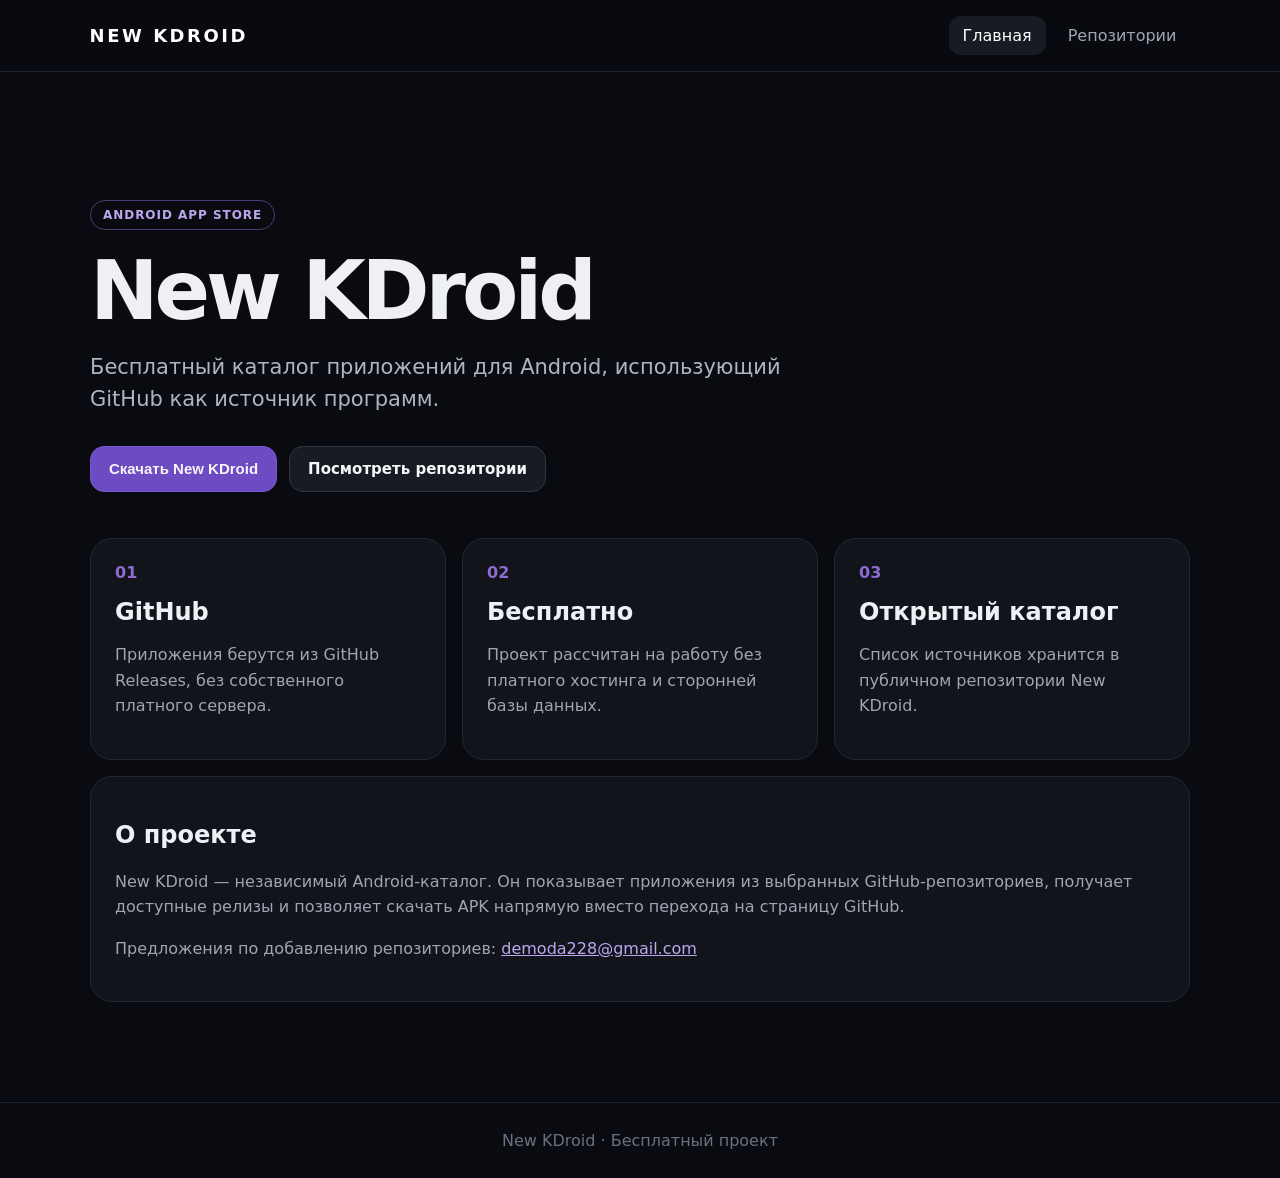
<file: index.html>
<!doctype html>
<html lang="ru">
<head>
  <meta charset="utf-8">
  <meta name="viewport" content="width=device-width,initial-scale=1">
  <title>New KDroid</title>
  <link rel="stylesheet" href="style.css">
</head>
<body>
<header class="topbar"><a class="brand" href="index.html">NEW KDROID</a><nav><a class="active" href="index.html">Главная</a><a href="repos.html">Репозитории</a></nav></header>
<main class="hero">
  <section class="hero-card">
    <div class="badge">ANDROID APP STORE</div>
    <h1>New KDroid</h1>
    <p class="lead">Бесплатный каталог приложений для Android, использующий GitHub как источник программ.</p>
    <div class="actions"><button class="button primary" type="button" onclick="openTelegramModal()">Скачать New KDroid</button><a class="button" href="repos.html">Посмотреть репозитории</a></div>
  <div id="telegramModal" class="modal" aria-hidden="true"><div class="modal-card" role="dialog" aria-modal="true" aria-labelledby="telegramTitle"><button class="modal-close" type="button" onclick="closeTelegramModal()" aria-label="Закрыть">×</button><h2 id="telegramTitle">Установка New KDroid</h2><p>Чтобы установить программу, перейдите в Telegram-канал.</p><a class="button primary modal-button" href="https://t.me/mrdemomelon" target="_blank" rel="noopener">Перейти</a></div></div>
  </section>
  <section class="info-grid">
    <article><span>01</span><h2>GitHub</h2><p>Приложения берутся из GitHub Releases, без собственного платного сервера.</p></article>
    <article><span>02</span><h2>Бесплатно</h2><p>Проект рассчитан на работу без платного хостинга и сторонней базы данных.</p></article>
    <article><span>03</span><h2>Открытый каталог</h2><p>Список источников хранится в публичном репозитории New KDroid.</p></article>
  </section>
  <section class="about"><h2>О проекте</h2><p>New KDroid — независимый Android-каталог. Он показывает приложения из выбранных GitHub-репозиториев, получает доступные релизы и позволяет скачать APK напрямую вместо перехода на страницу GitHub.</p><p class="contact">Предложения по добавлению репозиториев: <a href="mailto:demoda228@gmail.com">demoda228@gmail.com</a></p></section>
</main>
<script>function openTelegramModal(){const m=document.getElementById("telegramModal");m.classList.add("show");m.setAttribute("aria-hidden","false")}function closeTelegramModal(){const m=document.getElementById("telegramModal");m.classList.remove("show");m.setAttribute("aria-hidden","true")}document.addEventListener("keydown",e=>{if(e.key==="Escape")closeTelegramModal()});document.getElementById("telegramModal").addEventListener("click",e=>{if(e.target.id==="telegramModal")closeTelegramModal()});</script>
<footer>New KDroid · Бесплатный проект</footer>
</body>
</html>
</file>
<file: style.css>
*{box-sizing:border-box}body{margin:0;background:#090b10;color:#eef0f5;font-family:Inter,system-ui,-apple-system,BlinkMacSystemFont,"Segoe UI",sans-serif;min-height:100vh}.topbar{height:72px;border-bottom:1px solid #20242e;display:flex;align-items:center;justify-content:space-between;padding:0 7%;position:sticky;top:0;background:rgba(9,11,16,.94);backdrop-filter:blur(12px);z-index:5}.brand{font-weight:900;letter-spacing:.14em;color:#fff;text-decoration:none;font-size:18px}.topbar nav{display:flex;gap:8px}.topbar nav a{color:#9ea5b3;text-decoration:none;padding:10px 14px;border-radius:12px}.topbar nav a:hover,.topbar nav a.active{background:#171b24;color:#fff}.hero,.page{width:min(1100px,88%);margin:0 auto}.hero{padding:70px 0}.hero-card{padding:58px 0 46px}.badge{display:inline-block;border:1px solid #4d3c72;color:#bca6ed;border-radius:999px;padding:7px 12px;font-size:12px;font-weight:800;letter-spacing:.08em}.hero h1,.page h1{font-size:clamp(42px,9vw,82px);line-height:.95;margin:22px 0 18px;letter-spacing:-.05em}.lead{font-size:21px;line-height:1.55;color:#aeb5c2;max-width:700px}.actions{display:flex;flex-wrap:wrap;gap:12px;margin-top:30px}.button{display:inline-flex;align-items:center;justify-content:center;border:1px solid #303643;border-radius:14px;background:#171b24;color:#f5f6f8;text-decoration:none;padding:13px 18px;font-weight:750;cursor:pointer;font-size:15px}.button:hover{transform:translateY(-1px);border-color:#596174}.button.primary{background:#6d4bc2;border-color:#7958cf}.info-grid{display:grid;grid-template-columns:repeat(3,1fr);gap:16px}.info-grid article,.repo-card,.admin-card,.about{background:#11141b;border:1px solid #222733;border-radius:22px;padding:24px}.info-grid span{color:#8d6bd0;font-weight:900}.info-grid h2{margin:16px 0 8px}.info-grid p,.about p,.page-head p{color:#9ea5b3;line-height:1.6}.about{margin-top:16px}.contact a{color:#bca6ed}.page{padding:55px 0}.page-head{margin-bottom:30px}.page-head h1{font-size:52px}.repo-list{display:grid;grid-template-columns:repeat(2,1fr);gap:16px}.repo-card h2{margin:14px 0 7px}.repo-card p{color:#9ea5b3;line-height:1.5}.repo-card .cat{color:#bca6ed;font-size:13px;font-weight:750}.repo-card a{display:inline-block;margin-top:12px;color:#bca6ed;text-decoration:none}.loading{color:#9ea5b3}.narrow{max-width:650px}.admin-card h1{font-size:42px}.admin-card input{width:100%;padding:15px 16px;border-radius:14px;border:1px solid #303643;background:#0c0f15;color:#fff;font-size:16px;margin:20px 0 12px;outline:none}.admin-card input:focus{border-color:#7756cc}.admin-actions{display:grid;gap:12px;margin-top:22px}.message{min-height:22px;color:#9ea5b3}.message.error{color:#ff7d7d}.notice{margin-top:24px;padding:16px;border-radius:14px;background:#171b24;color:#9ea5b3;line-height:1.5;font-size:14px}footer{text-align:center;color:#697180;border-top:1px solid #20242e;padding:28px 7%;margin-top:30px}@media(max-width:700px){.topbar{padding:0 4%;height:auto;min-height:68px;gap:8px}.topbar nav a{padding:8px 7px;font-size:13px}.hero,.page{width:92%}.hero{padding-top:35px}.info-grid,.repo-list{grid-template-columns:1fr}.hero h1{font-size:54px}.page-head h1{font-size:42px}}

.modal{display:none;position:fixed;inset:0;background:rgba(0,0,0,.72);align-items:center;justify-content:center;padding:20px;z-index:20}.modal.show{display:flex}.modal-card{position:relative;width:min(440px,100%);background:#11141b;border:1px solid #303643;border-radius:22px;padding:30px;box-shadow:0 20px 60px rgba(0,0,0,.45);text-align:center}.modal-card h2{margin:0 0 12px;font-size:25px}.modal-card p{margin:0 0 24px;color:#aeb5c2;line-height:1.55}.modal-close{position:absolute;right:12px;top:10px;border:0;background:transparent;color:#9ea5b3;font-size:30px;line-height:1;cursor:pointer}.modal-close:hover{color:#fff}.modal-button{width:100%}
</file>
